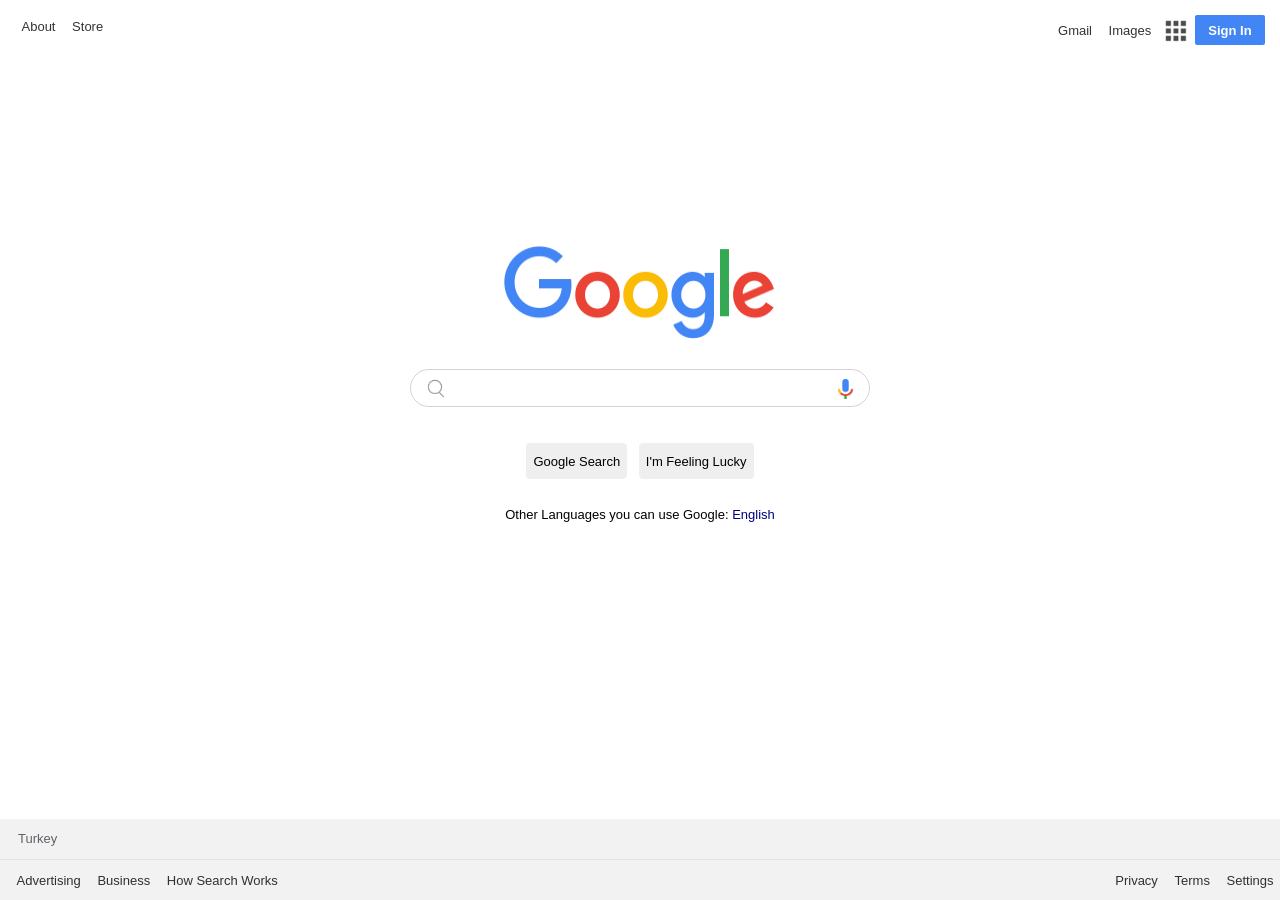
<file: google-landing-page/index.html>
<!DOCTYPE html>
<html lang="en">
<head>
    <meta charset="UTF-8">
    <meta http-equiv="X-UA-Compatible" content="IE=edge">
    <meta name="viewport" content="width=device-width, initial-scale=1.0">
    <link rel="shortcut icon" href="./img/Google-favicon-2015.png" type="image/png">
    <link rel="stylesheet" href="index.css">
    <title>Google Landing Page</title>
</head>
<body>
    <!-- header  -->

    <header class="header">
        <ul class="header__left">
            <li><a href="">About</a></li>
            <li><a href="">Store</a></li>
        </ul>
        <ul class="header__right">
            <li><a href="">Gmail</a></li>
            <li><a href="">Images</a></li>
            <li>
                <img src="./img/appicon.png" alt="Application Icon" class="header__right--appicon" title="Google Aplications">
            </li>
            <li>
                <button class="header__right--button" type="button">Sign In</button>
            </li>
        </ul>
    </header>

    <div class="clear"></div>

    <!-- main  -->

    <main class="main">
        <img src="./img/googlelogo.png" alt="Logo" class="main__logo">
        <div class="main__search-bar">
            <img src="./img/magnifying_glass.jpg" alt="Magnifier" class="main__search-bar--magnifier">
            <input type="search" class="main__search-bar--input">
            <a href=""><img class="main__search-bar--microphone" src="./img/google_microphone.png" alt="microphone"></a>
        </div>

        <div class="main__buttons">
            <button class="main__button--left">Google Search</button>
            <button class="main__button--right">I'm Feeling Lucky</button>
        </div>
        <div>
            <p class="main__language" >Other Languages you can use Google:  <a href="">English</a>

            </p>
        </div>

    </main>

    <footer class="footer">

        <div class="footer__country">Turkey</div>

        <div class="footer__bottom">
            <ul class="footer__bottom--left">
                <li><a href="">Advertising</a></li>
                <li><a href="">Business</a></li>
                <li><a href="">How Search Works</a></li>
            </ul>
            <ul class="footer__bottom--right">
                <li><a href="">Privacy</a></li>
                <li><a href="">Terms</a></li>
                <li><a href="">Settings</a></li>
            </ul>
        </div>

    </footer>


    

</body>
</html>
</file>
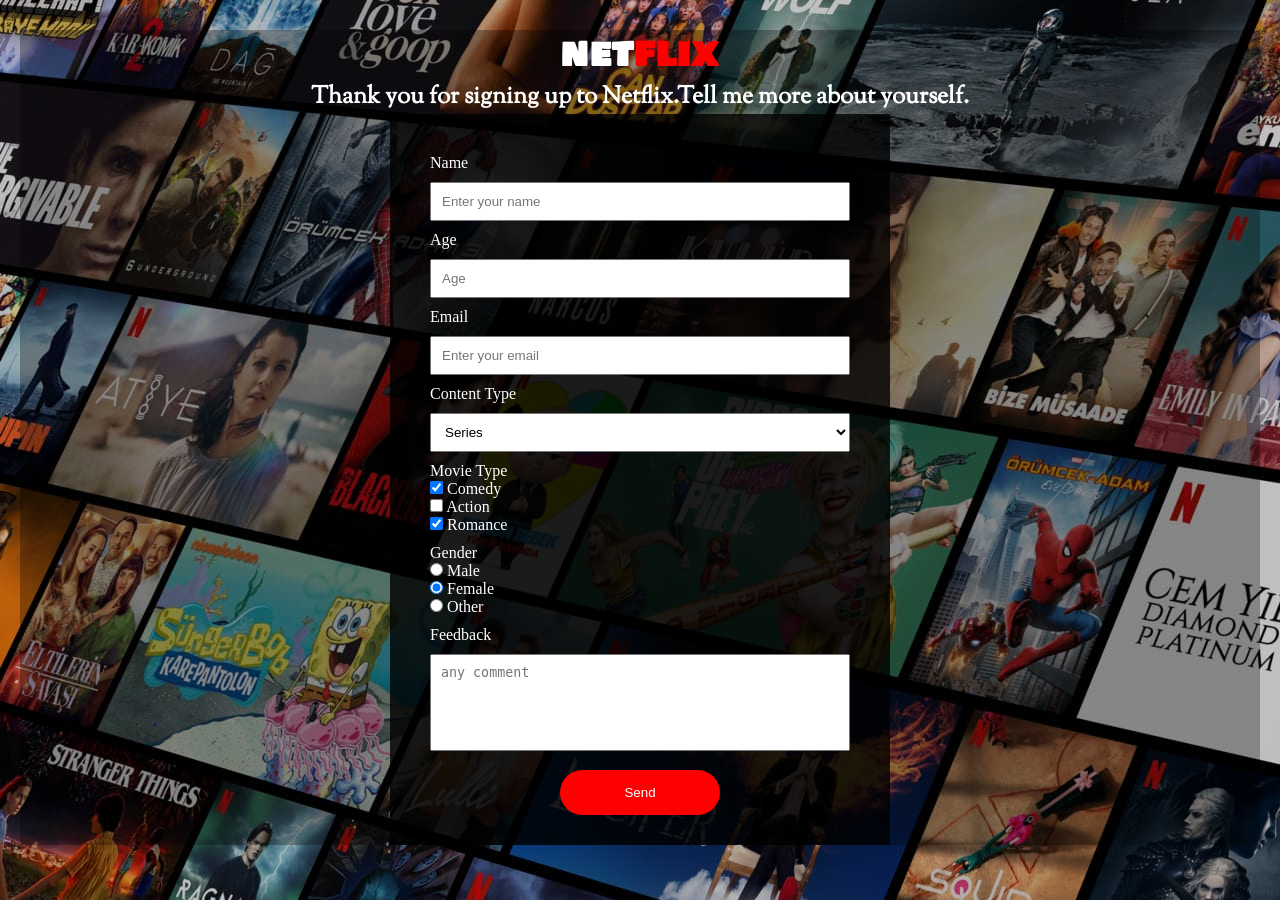
<file: survey-form/index.html>
<!DOCTYPE html>
<html lang="en">
<head>
    <meta charset="UTF-8">
    <meta http-equiv="X-UA-Compatible" content="IE=edge">
    <meta name="viewport" content="width=device-width, initial-scale=1.0">
    <link rel="preconnect" href="https://fonts.googleapis.com">
<link rel="preconnect" href="https://fonts.gstatic.com" crossorigin>
<link href="https://fonts.googleapis.com/css2?family=Bowlby+One+SC&family=Sorts+Mill+Goudy:ital@1&display=swap" rel="stylesheet">
    <link rel="stylesheet" href="style.css">
    <title>Survey Form</title>
</head>
<body>

    <div id="container">
        <header id="header">
            <h1 id="title">NET<span>FLIX</span></h1>
            <h3 id="description">Thank you for signing up to Netflix.Tell me more about yourself.</h3>
        </header>
        <section id="survey-form-container">

            <form action="result.html" method="get">

                <div class="input-box">
                    <label for="name">Name</label>
                    <br>
                    <input type="text" id="name" name="name" placeholder="Enter your name">
                </div>
                <div class="input-box">
                    <label for="age">Age</label>
                    <br>
                    <input type="number" id="age" name="age" placeholder="Age">
                </div>
                <div class="input-box">
                    <label for="email">Email</label>
                    <br>
                    <input type="email" id="email" name="email" placeholder="Enter your email">
                </div>

                <div class="input-box">
                    <label for="content">Content Type</label>
                    <br>

                    <select name="content" id="dropdown">
                        <option value="movie">Movies</option>
                        <option value="series" selected>Series</option>
                    </select>
                </div>

                <div class="input-box">

                    <label for="">Movie Type</label>
                    <br>
                    <input type="checkbox" name="movie" id="first-check" value="Comedy" checked>
                    <label for="first-check" >Comedy</label>
                    <br>
                    <input type="checkbox" name="movie" id="second-check" value="Action">
                    <label for="second-check">Action</label>
                    <br>
                    <input type="checkbox" name="movie" id="third-check" value="Romance" checked>
                    <label for="third-check">Romance</label>
                </div>

                <div class="input-box">
                    <label>Gender</label>
                    <br>
                    <input type="radio" name="gender" id="first-radio" value="Male">
                    <label for="first-radio">Male</label>
                    <br>
                    <input type="radio" name="gender" id="second-radio" value="Female" checked>
                    <label for="second-radio">Female</label>
                    <br>
                    <input type="radio" name="gender" id="third-radio" value="Other">
                    <label for="third-radio">Other</label>
                </div>
                <div class="input-box">
                    <label for="feedback">Feedback</label>
                    <br>
                    <textarea name="feedback" id="feedback" cols="30" rows="5" placeholder="any comment"></textarea>

                </div>

                <div class="form-submit">
                    <button type="submit" id="form-button">Send</button>
                </div>





            </form>




        </section>








    </div>

    
</body>
</html>
</file>
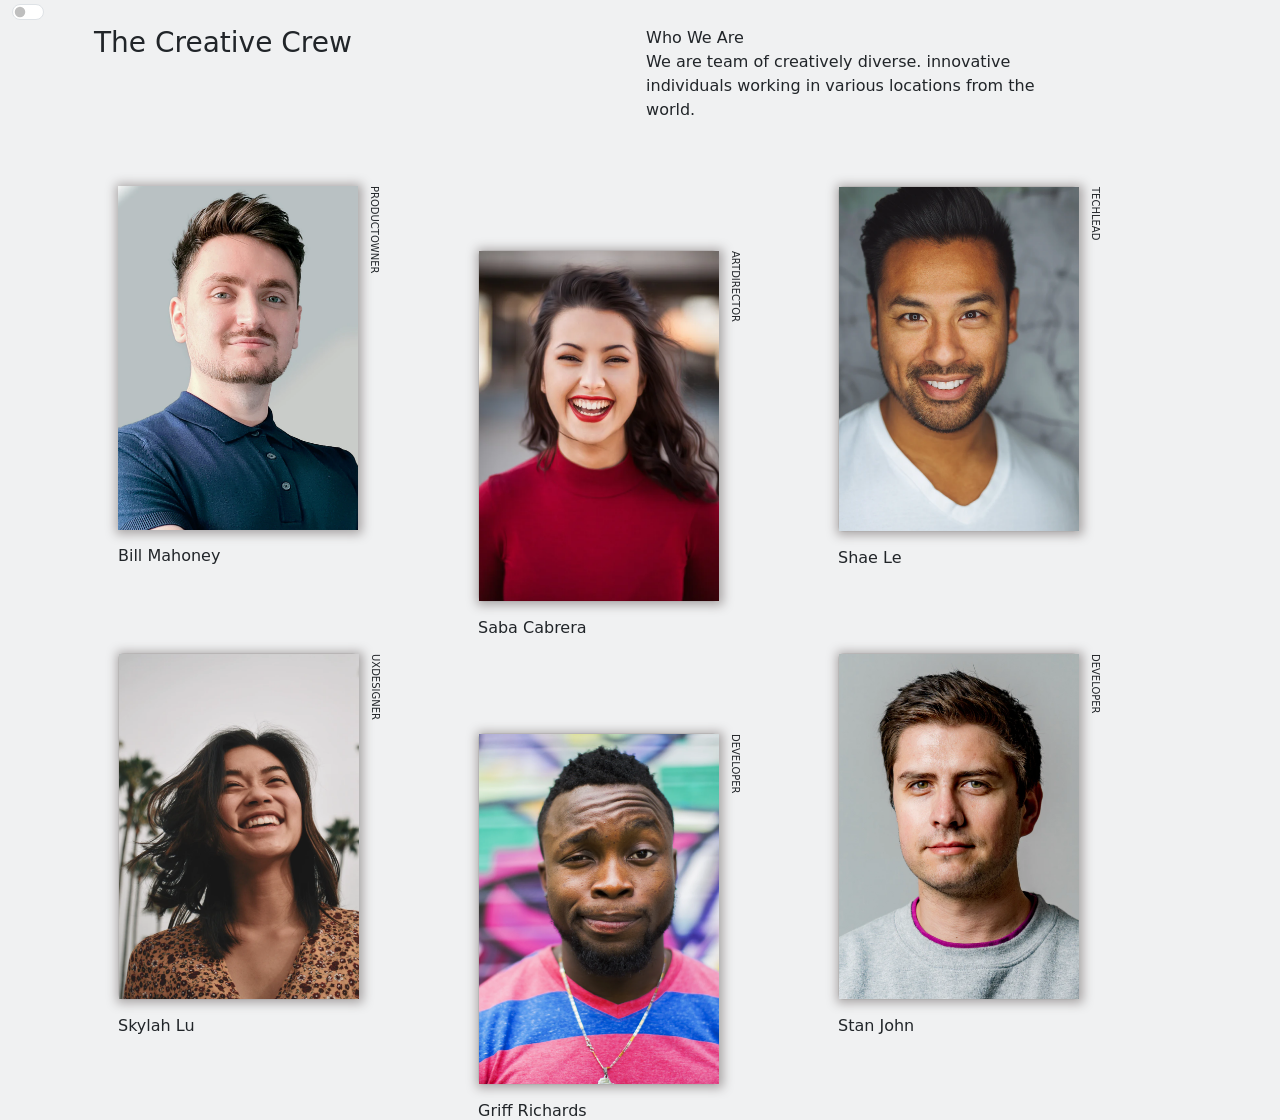
<file: team-members-page/index.html>
<!DOCTYPE html>
<html lang="en">

<head>
    <meta charset="UTF-8">
    <meta http-equiv="X-UA-Compatible" content="IE=edge">
    <meta name="viewport" content="width=device-width, initial-scale=1.0">
    <title>Team Members Page</title>
    <link href="https://cdn.jsdelivr.net/npm/bootstrap@5.1.3/dist/css/bootstrap.min.css" rel="stylesheet"
        integrity="sha384-1BmE4kWBq78iYhFldvKuhfTAU6auU8tT94WrHftjDbrCEXSU1oBoqyl2QvZ6jIW3" crossorigin="anonymous">
    <link rel="stylesheet" href="style.css">
</head>

<body>
    <div class="container-fluid bg-secondary bg-opacity-10  ">
        <div class="form-check form-switch">
            <input class="form-check-input" type="checkbox" role="switch">
        </div>
        <div class="container-sm container-header " >
            <div class="container">
                <h3>The Creative Crew</h3>
            </div>
            <div class="container p-0 " >
                <p class="m-0">Who We Are</p>
                <p style="padding-right: 10rem;">We are team of creatively diverse. innovative individuals working in various locations from the
                    world.</p>
            </div>
        </div>

        <!-- *************************CARDS***************************** -->
        <div class="container-sm ps-5 mt-5 container-out">

            <!-- *************************CARD-1***************************** -->
            <div class="card1" style="width: 15rem; " >
                <dvi class="d-flex flex-row ">
                    <img src="./images/photo1.png" alt="" style="width: 15rem; " class="me-4">
                    <span class=" d-flex "
                        style="transform:rotate(90deg); height:0;width: 0; font-size: 10px;">PRODUCTOWNER</span>
                </dvi>
                <div class="pt-3">
                    <h6 class="card-text fs-6" ">Bill Mahoney</h6>
                </div>
            </div>
            <!-- *************************CARD-2***************************** -->
            <div class="card2" style="width: 15rem;">
                        <dvi class="card d-flex flex-row ">
                            <img src="./images/photo2.png" alt="" style="width: 15rem; " class="me-4">
                            <span class=" d-flex "
                                style="transform:rotate(90deg); height:0;width: 0; font-size: 10px;">ARTDIRECTOR</span>
                        </dvi>
                        <div class="pt-3">
                            <h6 class="card-text fs-6">Saba Cabrera</h6>
                        </div>
                </div>
                <!-- *************************CARD-3***************************** -->
                <div class="card3" style="width: 15rem;">
                    <dvi class="card d-flex flex-row ">
                        <img src="./images/photo3.png" alt="" style="width: 15rem; " class="me-4">
                        <span class=" d-flex "
                            style="transform:rotate(90deg); height:0;width: 0; font-size: 10px;">TECHLEAD</span>
                    </dvi>
                    <div class="pt-3">
                        <h6 class="card-text fs-6">Shae Le</h6>
                    </div>
                </div>

                <!-- *************************CARD-4***************************** -->

                <div class="card4" style="width: 15rem;">
                    <dvi class="card d-flex flex-row ">
                        <img src="./images/photo4.png" alt="" style="width: 15rem; " class="me-4">
                        <span class=" d-flex "
                            style="transform:rotate(90deg); height:0;width: 0; font-size: 10px;">UXDESIGNER</span>
                    </dvi>
                    <div class="pt-3">
                        <h6 class="card-text fs-6">Skylah Lu</h6>
                    </div>
                </div>
                <!-- *************************CARD-5***************************** -->
                <div class="card5 " style="width: 15rem;">
                    <dvi class="card d-flex flex-row ">
                        <img src="./images/photo5.png" alt="" style="width: 15rem; " class="me-4">
                        <span class=" d-flex "
                            style="transform:rotate(90deg); height:0;width: 0; font-size: 10px;">DEVELOPER</span>
                    </dvi>
                    <div class="pt-3">
                        <h6 class="card-text fs-6">Griff Richards</h6>
                    </div>
                </div>
                <!-- *************************CARD-6***************************** -->
                <div class="card6" style="width: 15rem;">
                    <dvi class="card d-flex flex-row ">
                        <img src="./images/photo6.png" alt="" style="width: 15rem; " class="me-4">
                        <span class=" d-flex "
                            style="transform:rotate(90deg); height:0;width: 0; font-size: 10px;">DEVELOPER</span>
                    </dvi>
                    <div class="pt-3">
                        <h6 class="card-text fs-6">Stan John</h6>
                    </div>
                </div>
            </div>
        </div>
    </div>

    <script src="https://cdn.jsdelivr.net/npm/@popperjs/core@2.10.2/dist/umd/popper.min.js"
        integrity="sha384-7+zCNj/IqJ95wo16oMtfsKbZ9ccEh31eOz1HGyDuCQ6wgnyJNSYdrPa03rtR1zdB"
        crossorigin="anonymous"></script>
    <script src="https://cdn.jsdelivr.net/npm/bootstrap@5.1.3/dist/js/bootstrap.min.js"
        integrity="sha384-QJHtvGhmr9XOIpI6YVutG+2QOK9T+ZnN4kzFN1RtK3zEFEIsxhlmWl5/YESvpZ13"
        crossorigin="anonymous"></script>
    <script src="app.js"></script>
</body>

</html>
</file>
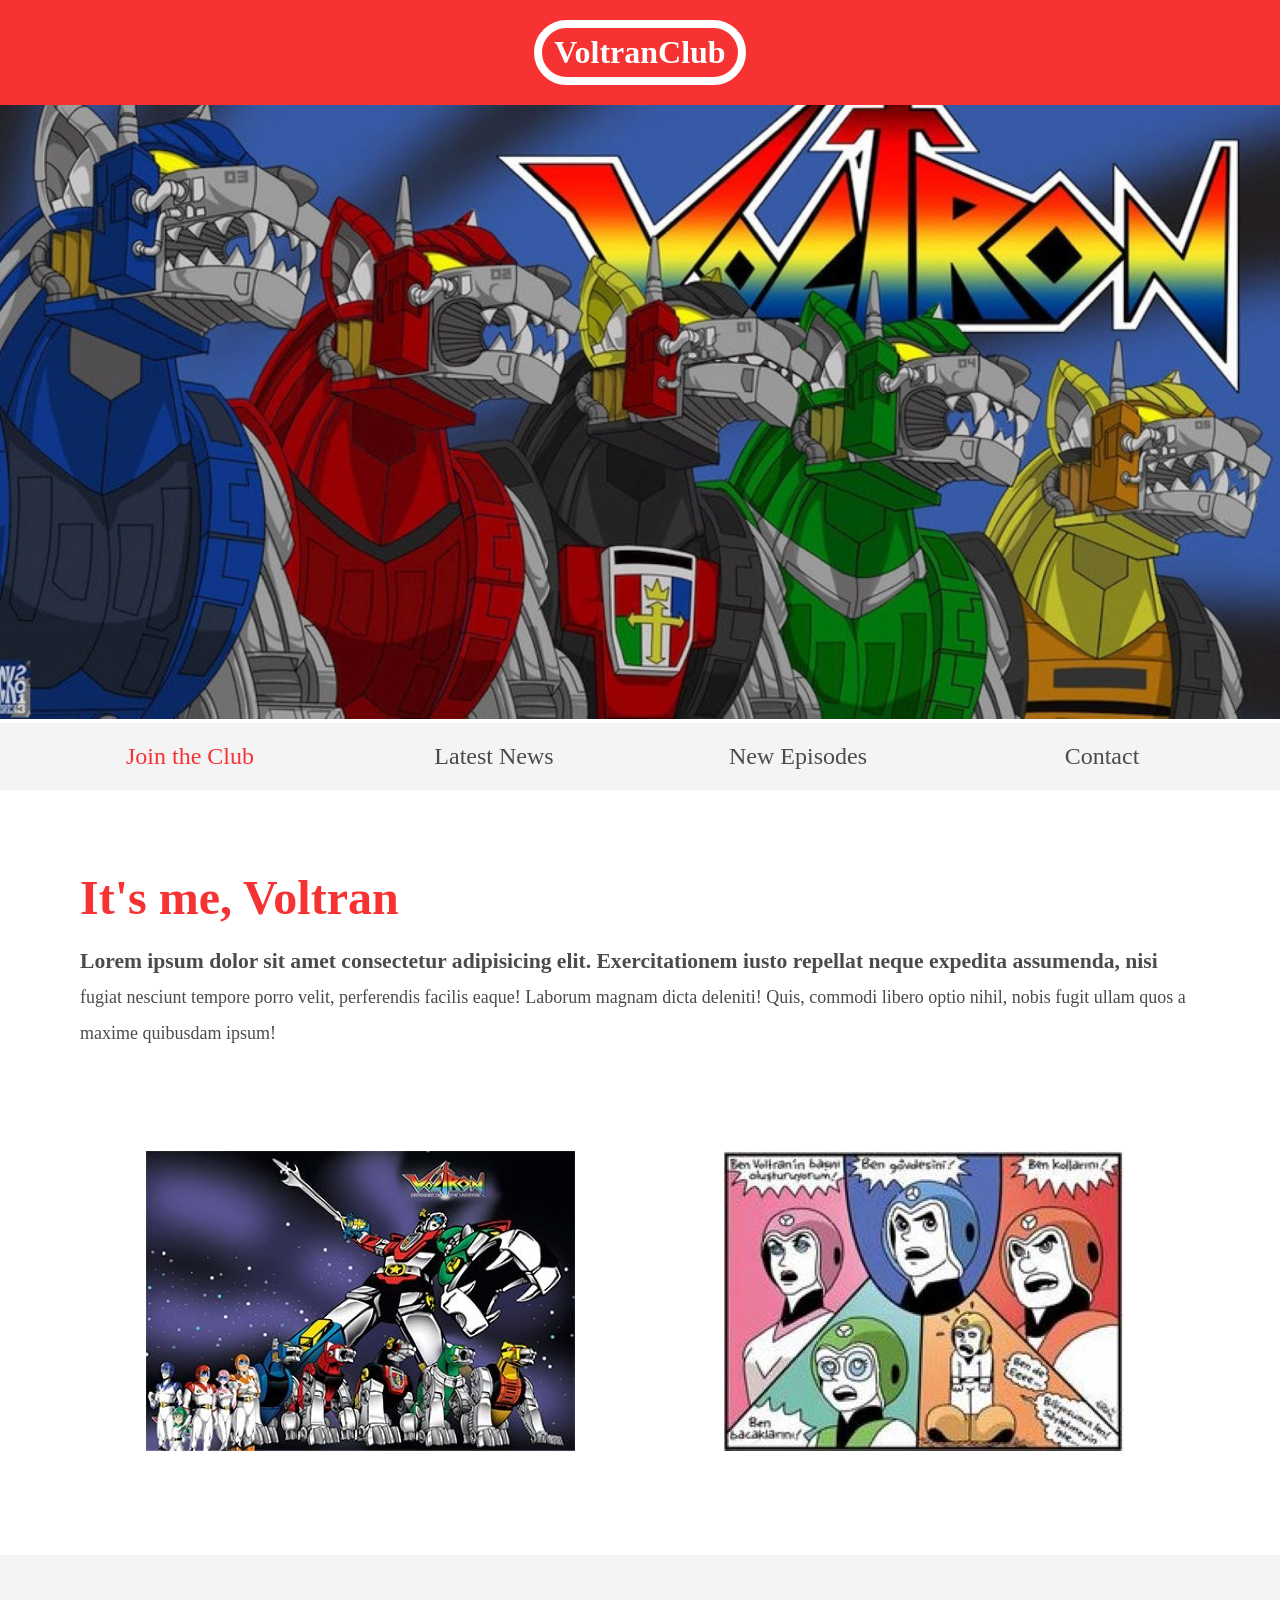
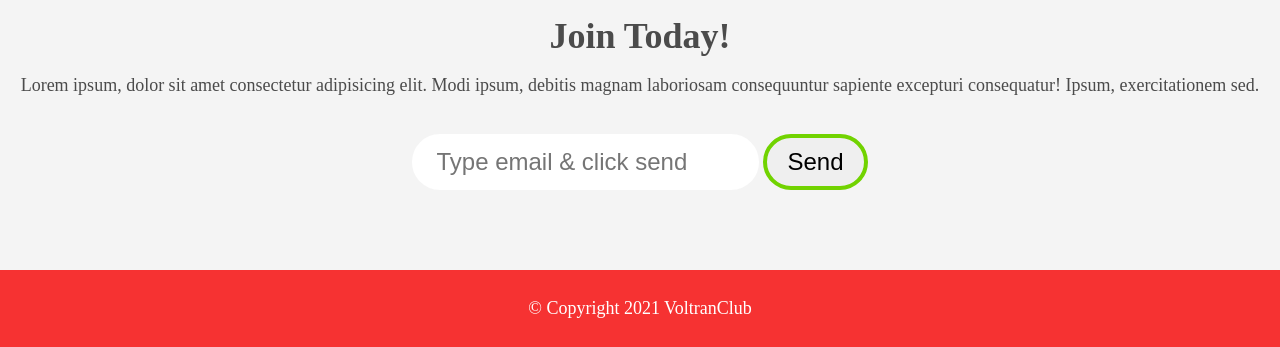
<file: voltran-club/index.html>
<!DOCTYPE html>
<html lang="en">
<head>
    <meta charset="UTF-8">
    <meta name="viewport" content="width=device-width, initial-scale=1.0">
    <title>VoltranClub</title>
    <link rel="stylesheet" href="style.css">
</head>
<body>

    <!-- write first without  class names     -->
    <!--  header>h1  -->
    <header>
        <h1>VoltranClub</h1>
    </header>

    <!--  section.banner>img  -->
    <section class="banner">
        <img src="./images/voltran.jpg" alt="Voltran">
    </section>

    <!--  nav.main-nav>ul>li*4  -->
    <nav class="main-nav">
        <ul>
            <li><a href="#" class="join">Join the Club</a></li>
            <li><a href="#">Latest News</a></li>
            <li><a href="#">New Episodes</a></li>
            <li><a href="#">Contact</a></li>
        </ul>
    </nav>

    <!-- main>(article>h2+p)+ul.images>li*2>img -->
    
    <main>
        <article>
            <h2>It's me, Voltran</h2>
            <p>Lorem ipsum dolor sit amet consectetur adipisicing elit. Exercitationem iusto repellat neque expedita assumenda, nisi fugiat nesciunt tempore porro velit, perferendis facilis eaque! Laborum magnam dicta deleniti! Quis, commodi libero optio nihil, nobis fugit ullam quos a maxime quibusdam ipsum!</p>
        </article>
        <ul class="images">
            <li><img src="./images/voltran2.jpg" alt="voltran thumbnail"></li>
            <li><img src="./images/voltran3.jpg" alt="voltran thumbnail2"></li>
        </ul>
    </main>
    
    <!-- section.join2>h2+p+form>input[type=email]+input[type=submit] -->
    <section class="join">
        <h2>Join Today!</h2>
        <p>Lorem ipsum, dolor sit amet consectetur adipisicing elit. Modi ipsum, debitis magnam laboriosam consequuntur sapiente excepturi consequatur! Ipsum, exercitationem sed.</p>

        <form action="xxx">
            <input type="email" name="email" placeholder="Type email & click send" required>
            <input type="submit" value="Send">
        </form>
    </section>

    <!-- footer>p.copyright -->
    <footer>
        <p class="copyright">© Copyright 2021 VoltranClub</p>
        <!--    &copy; &#169  ikisi de   ©    -->
    </footer>





</body>
</html>
</file>
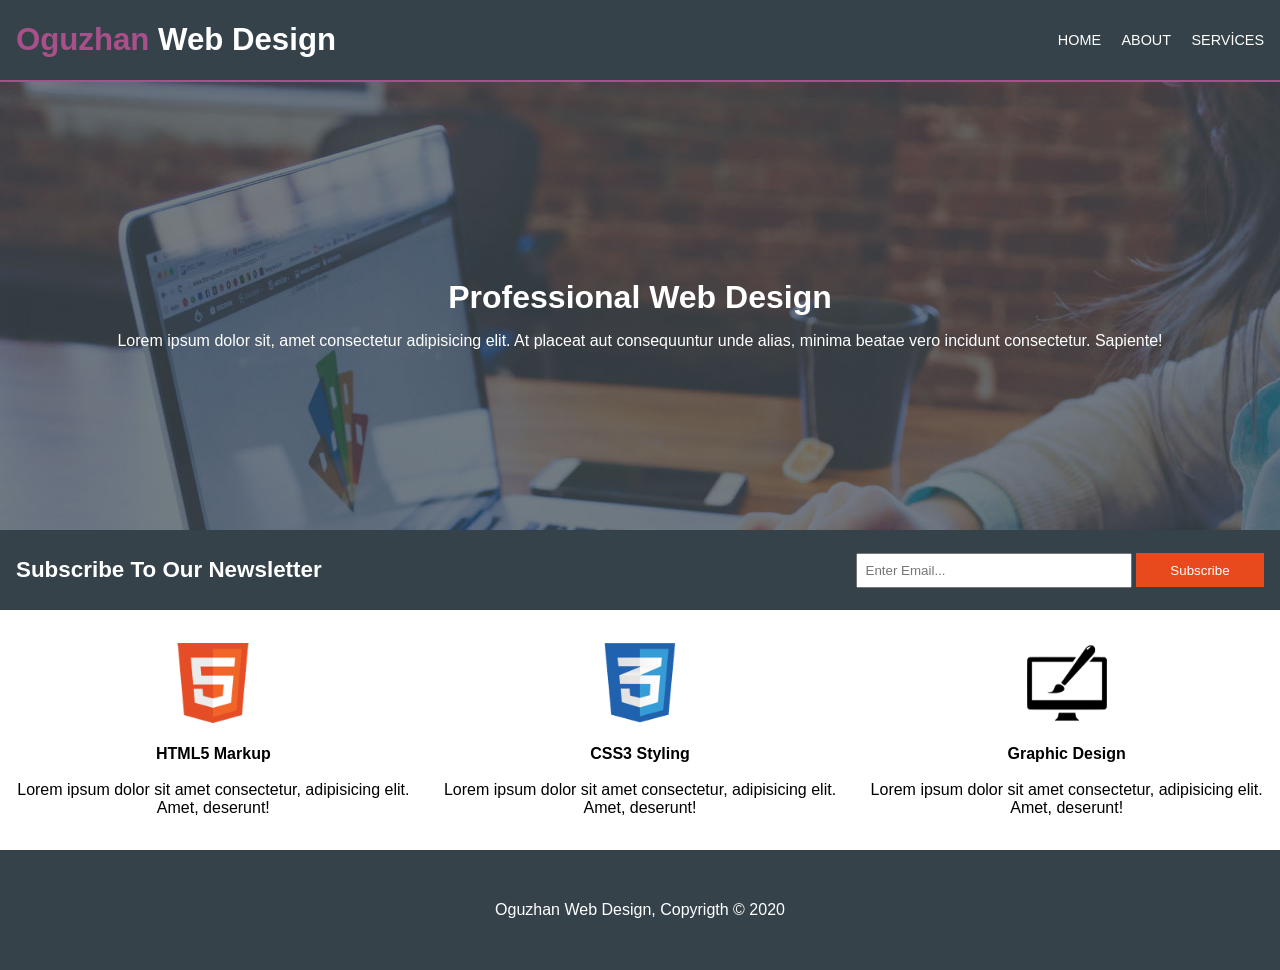
<file: Website Page Design/index.html>
<!DOCTYPE html>
<html lang="en">

<head>
    <meta charset="UTF-8">
    <meta http-equiv="X-UA-Compatible" content="IE=edge">
    <meta name="viewport" content="width=device-width, initial-scale=1.0">
    <title>Web-Design-Project</title>
    <link rel="stylesheet" href="style.css">
</head>

<body>
    <header class="header header-nawbar">
        <nav class="header-left">
            <h1><span id="h1-span">Oguzhan</span> Web Design</h1>
        </nav>
        <nav class="header-right">
                <a href="./index.html">HOME</a>
                <a href="./about.html">ABOUT</a>
                <a href="./services.html">SERVİCES</a>
        </nav>
    </header>
    <main>
        <div class="main">
            <div class="h1-main">
                <h1>Professional Web Design</h1>
                <p>Lorem ipsum dolor sit, amet consectetur adipisicing elit. At placeat aut consequuntur unde alias, minima beatae vero incidunt consectetur. Sapiente!</p>
            </div>
         <!--    <img src="./img/showcase.jpg" alt=""> -->
        </div>
    </main>
    <section >
        <div class="section-left">
            <p>Subscribe To Our Newsletter</p> 
        </div>
        <div class="section-right">
            <input class="section-input" type="email" name="email" id="email" placeholder="Enter Email...">
            <input class="section-input" type="submit" id="submit" value="Subscribe">
        </div>

    </section>
    <footer>
        <div class="footer-top">
            <div class="html">
                <img src="./img/logo_html.png" id="footer-img" alt="html-icon"><br><br>
                <h4>HTML5 Markup</h4><br>
                <p>Lorem ipsum dolor sit amet consectetur, adipisicing elit. Amet, deserunt!</p>
            </div>
            <div class="css">
                <img src="./img/logo_css.png" id="footer-img" alt="css-icon"><br><br>
                <h4>CSS3 Styling</h4><br>
                <p>Lorem ipsum dolor sit amet consectetur, adipisicing elit. Amet, deserunt!</p>
            </div>
            <div class="graphic">
                <img src="./img/logo_brush.png" id="footer-img" alt="design-icon"><br><br>
                <h4>Graphic Design</h4><br>
                <p>Lorem ipsum dolor sit amet consectetur, adipisicing elit. Amet, deserunt!</p>
            </div>
            
        </div>
        <div class="footer-bottom">
            <p>Oguzhan Web  Design, Copyrigth © 2020</p>
        </div>
    </footer>

</body>

</html>
</file>
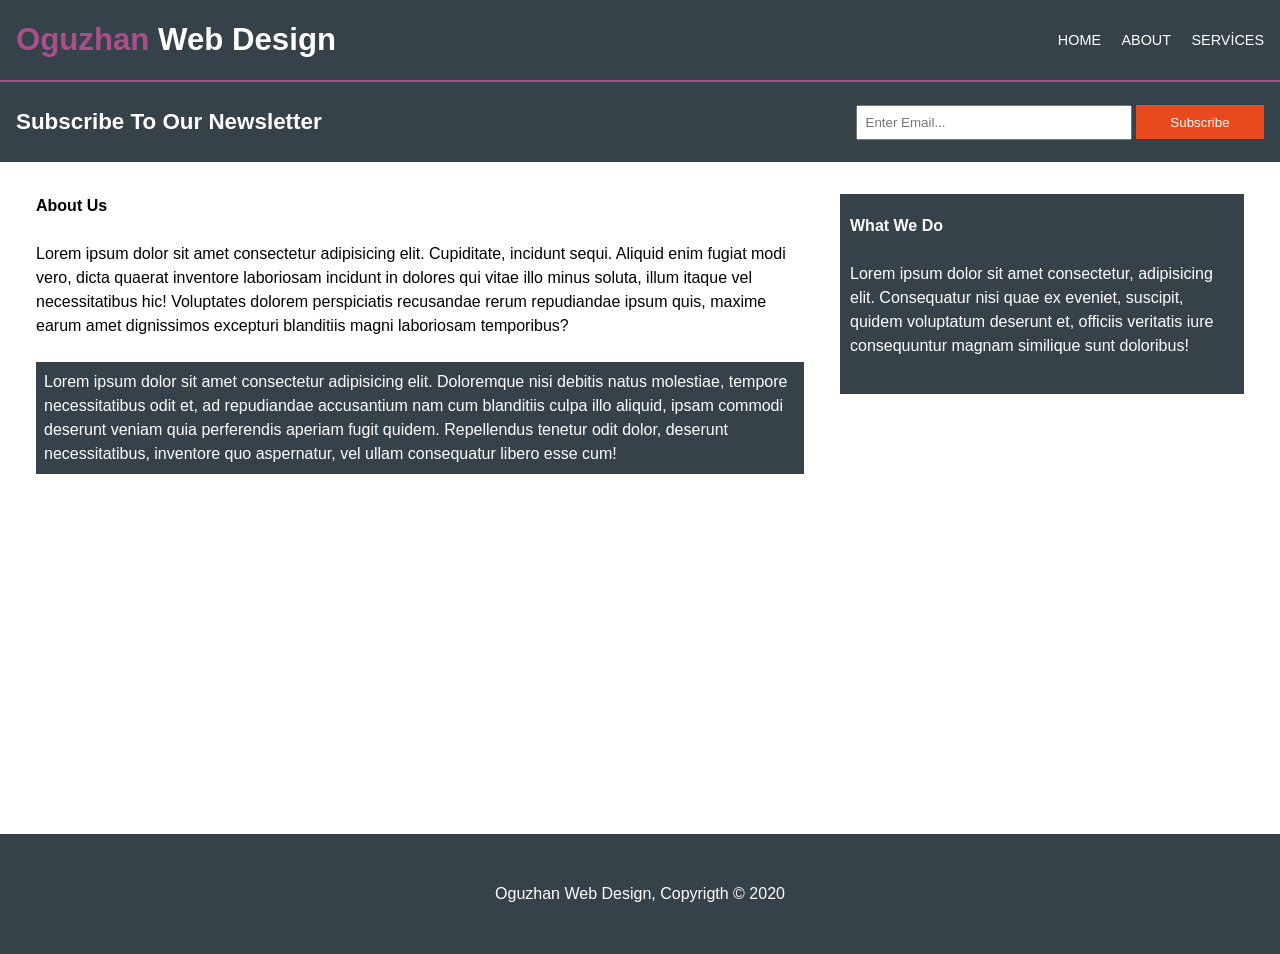
<file: Website Page Design/about.html>
<!DOCTYPE html>
<html lang="en">

<head>
    <meta charset="UTF-8">
    <meta http-equiv="X-UA-Compatible" content="IE=edge">
    <meta name="viewport" content="width=device-width, initial-scale=1.0">
    <title>About</title>
    <link rel="stylesheet" href="about.css">
</head>

<body>
    <header class="header header-nawbar">
        <nav class="header-left">
            <h1><span id="h1-span">Oguzhan</span> Web Design</h1>
        </nav>
        <nav class="header-right">
            <a href="./index.html">HOME</a>
            <a href="./about.html">ABOUT</a>
            <a href="./services.html">SERVİCES</a>
        </nav>
    </header>
  
    <section >
        <div class="section-left">
            <p>Subscribe To Our Newsletter</p> 
        </div>
        <div class="section-right">
            <input class="section-input" type="email" name="email" id="email" placeholder="Enter Email...">
            <input class="section-input" type="submit" id="submit" value="Subscribe">
        </div>

    </section>  
    <main>
        <div class="main">
            <div class="about-us">
                <h4>About Us</h4><br>
                <p id="p1">Lorem ipsum dolor sit amet consectetur adipisicing elit. Cupiditate, incidunt sequi. Aliquid enim fugiat modi vero, dicta quaerat inventore laboriosam incidunt in dolores qui vitae illo minus soluta, illum itaque vel necessitatibus hic! Voluptates dolorem perspiciatis recusandae rerum repudiandae ipsum quis, maxime earum amet dignissimos excepturi blanditiis magni laboriosam temporibus?</p><br>
                <p id="p2">Lorem ipsum dolor sit amet consectetur adipisicing elit. Doloremque nisi debitis natus molestiae, tempore necessitatibus odit et, ad repudiandae accusantium nam cum blanditiis culpa illo aliquid, ipsam commodi deserunt veniam quia perferendis aperiam fugit quidem. Repellendus tenetur odit dolor, deserunt necessitatibus, inventore quo aspernatur, vel ullam consequatur libero esse cum!</p>
            </div>
            <div class="we-do">
                <h4>What We Do </h4><br>
                <p>Lorem ipsum dolor sit amet consectetur, adipisicing elit. Consequatur nisi quae ex eveniet, suscipit, quidem voluptatum deserunt et, officiis veritatis iure consequuntur magnam similique sunt doloribus! 
                    
                </p>
            </div>
     
        </div>
    </main>
    <footer>
        <div class="footer-bottom">
            <p>Oguzhan Web  Design, Copyrigth © 2020</p>
        </div>
    </footer>

</body>

</html>
</file>
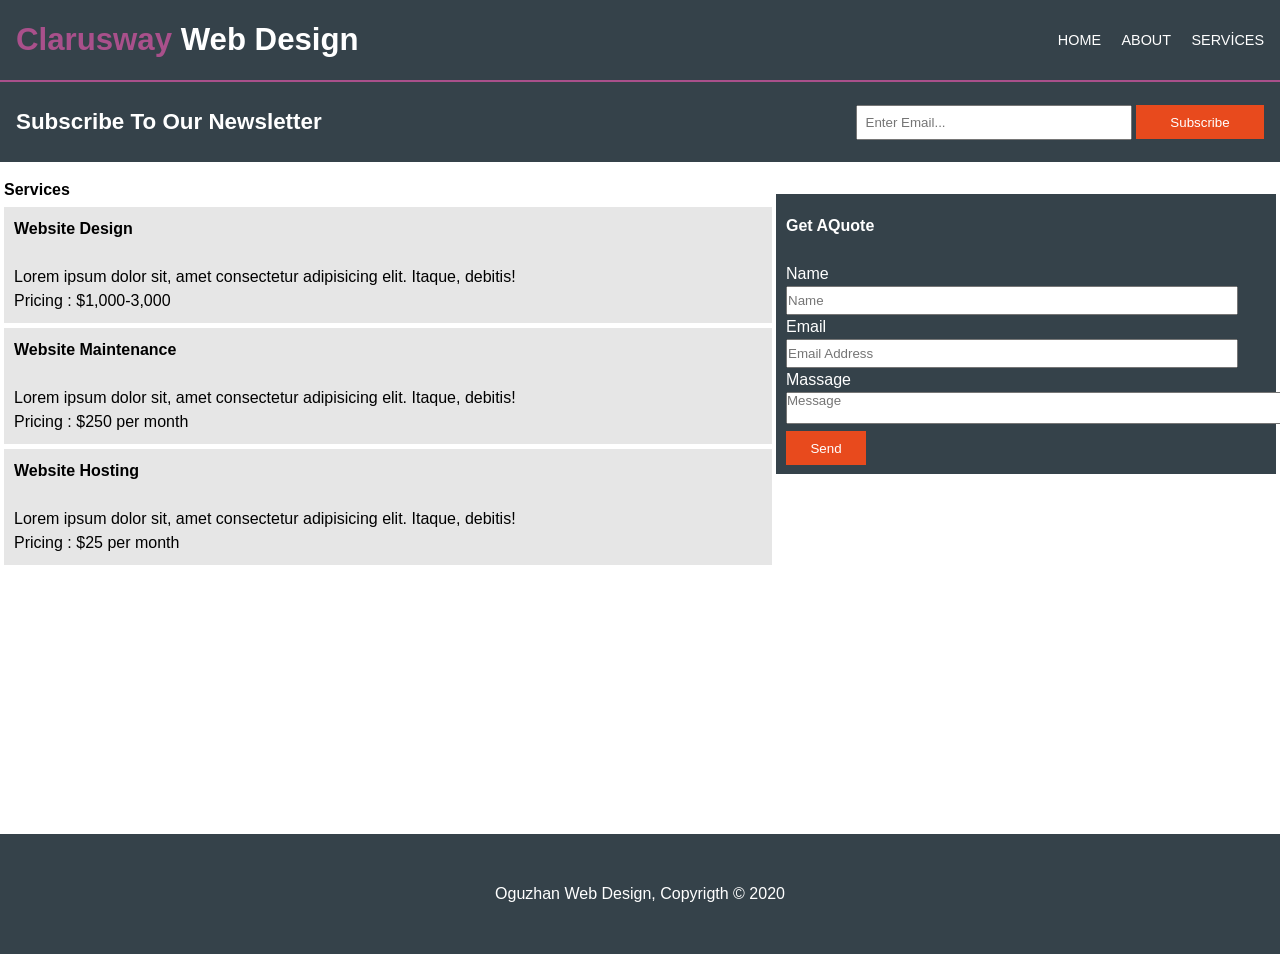
<file: Website Page Design/services.html>
<!DOCTYPE html>
<html lang="en">

<head>
    <meta charset="UTF-8">
    <meta http-equiv="X-UA-Compatible" content="IE=edge">
    <meta name="viewport" content="width=device-width, initial-scale=1.0">
    <title>Services</title>
    <link rel="stylesheet" href="services.css">
</head>

<body>
    <header class="header header-nawbar">
        <nav class="header-left">
            <h1><span id="h1-span">Clarusway</span> Web Design</h1>
        </nav>
        <nav class="header-right">
            <a href="./index.html">HOME</a>
            <a href="./about.html">ABOUT</a>
            <a href="./services.html">SERVİCES</a>
        </nav>
    </header>
  
    <section >
        <div class="section-left">
            <p>Subscribe To Our Newsletter</p> 
        </div>
        <div class="section-right">
            <input class="section-input" type="email" name="email" id="section-email" placeholder="Enter Email...">
            <input class="section-input" type="submit" id="submit" value="Subscribe">
        </div>

    </section>  
    <main>
        <div class="main">
            <div class="services">
                <h4>Services</h4>
                <div class="services-design">
                    <h4>Website Design</h4><br>
                    <p>Lorem ipsum dolor sit, amet consectetur adipisicing elit. Itaque, debitis!</p>
                    <p>Pricing : $1,000-3,000</p>

                </div>
                <div class="services-design">
                    <h4>Website Maintenance</h4><br>
                    <p>Lorem ipsum dolor sit, amet consectetur adipisicing elit. Itaque, debitis!</p>
                    <p>Pricing : $250 per month</p>

                </div>
                <div class="services-design">
                    <h4>Website Hosting</h4><br>
                    <p>Lorem ipsum dolor sit, amet consectetur adipisicing elit. Itaque, debitis!</p>
                    <p>Pricing : $25 per month</p>

                </div>
       
            </div>
            <div class="get-quote">
                <h4>Get AQuote </h4><br>
               <form action="#">
                   <label for="name">Name</label><br>
                   <input type="text" name="name" id="name" placeholder="Name"><br>
                   <label for="email">Email</label><br>
                   <input type="email" name="email" id="email" placeholder="Email Address"><br>
                   <label for="massage">Massage</label><br>
                   <textarea name="textarea" id="textarea" cols="62" rows="2" placeholder="Message"></textarea><br>
                   <button type="submit">Send</button>
                 
               </form>
            </div>
     
        </div>
    </main>
    <footer>
        <div class="footer-bottom">
            <p>Oguzhan Web  Design, Copyrigth © 2020</p>
        </div>
    </footer>

</body>

</html>
</file>
<file: google-landing-page/index.css>
*{
    margin: 0px;
    padding: 0px;
    box-sizing: border-box;
    font-size: 13px;
    font-family: Arial, Helvetica, sans-serif;
    text-decoration: none;
}

.header{
    padding: 15px 15px 0px 15px;
    /* background-color: coral; */
}

.header__left{
    float: left;
    margin-top: 3px;
}
.header__right{
float: right;
}

.clear{
    clear: both;
}

ul{
    list-style-type: none;
}

ul li{
    display: inline-block;
}

ul a{
    color: black;
    opacity: 0.8;
    cursor:pointer;
    padding: 0.5rem;
}

ul a:hover{
    text-decoration: underline;

}

.header__right--appicon{
    vertical-align: middle;
    cursor: pointer;
    opacity: 0.7;
}

.header__right--appicon:hover{
    opacity: 1;
}

.header__right--button{
    background-color: #4285F4;
    border: none;
    width: 70px;
    height: 30px;
    border-radius: 2px;
    color: white;
    font-weight: 700;
    cursor: pointer;
}

.header__right--button:hover{
    box-shadow: rgba(0, 0, 0, 0.15)0px 1px 0px 0px;
}

.main__logo{
    width: 272px;
    height: 95px;
    margin: 200px auto 0px;
    display: block;
}

.main__search-bar{
    width: 460px;
    height: 38px;
    border: 1px solid #d3d3d3;
    border-radius: 25px;
    margin: 28px auto;

}

.main__search-bar:hover{
    box-shadow: rgb(211, 211, 211)3px 3px 5px 0px;
}

.main__search-bar--magnifier{
    width: 30px;
    height: 30px;
    vertical-align: middle;
    margin-left: 10px;

}

.main__search-bar--input{
    width: 380px;
    height: 28px;
    border: none;
    outline: none;
    margin-top: 3px;
    font-size: 16px;
    
}

.main__search-bar--microphone{
    width: 15px;
    height: 20px;
    vertical-align: middle;

}

.main__buttons{
    text-align: center;
}

.main__button--left,
.main__button--right{
    height: 36px;
    border: 1px solid #efefef;;
    background-color: #efefef;
    border-radius: 4px;
    padding: 1px 6px;
    margin: 8px 4px;
}
.main__button--left:hover,
.main__button--right:hover{
    border: 1px solid #d3d3d3;
    cursor: pointer;
}

.main__language{
    text-align: center;
    margin: 20px 0px 13px;
}
.main__language a{
    color: #000080;
}


/* footer  */

.footer{
    position: fixed;
    bottom: 0px;
    background-color: #f2f2f2;
    line-height: 40px;
    width: 100%;
    color: #5f6368;
}

.footer__country{
    padding-left: 18px;
}

.footer__bottom{
    border-top: 1px solid #e4e4e4;
}

.footer__bottom--left{
    float: left;
    padding-left: 10px;
    
}
.footer__bottom--right{
float: right;
}
</file>
<file: survey-form/style.css>
*{
    margin: 0px;
    padding: 0px;
    box-sizing: border-box;
}

html{
    font-size: 16px;
}

body{
    background-image: url(./img/background_image.jpg);
    color: white;
}

#container{
    max-width: 1240px;
    /* height: 1036px; */
    background-color: rgba(0, 0, 0, 0.3);
    margin: auto;
    margin-top: 30px;
}

#title{
    font-size: 3.1 rem;
    color: white;
    font-family: 'Bowlby One SC', cursive;
    letter-spacing: 0.05em;
}

span{
    color: red;
}

#description{
    font-family: 'Sorts Mill Goudy', serif;
    font-size: 1.5rem;
}

#header{
    text-align: center;
}

textarea{
    resize: none;
}

#survey-form-container{
    width: 500px;
    background-color: rgba(0, 0, 0, 0.8);
    margin: auto;
    padding: 30px 40px;
}

#name,
#age,
#email,
#dropdown,
#feedback{
    width: 100%;
    padding: 10px;
    margin-top: 10px;
}

.input-box{
    margin-top: 10px;
}

#form-button{
    width: 160px;
    height: 45px; 
    border-radius: 50px;
    background-color: red;
    color: white;
    border: none;
    cursor: pointer;


}

.form-submit{
    margin: auto;
    width: 160px;
    margin-top: 15px;
}

#form-button:hover{
    background-color: white;
    color: red;
}
</file>
<file: team-members-page/style.css>
* {
  margin: 0;
  padding: 0;
  box-sizing: border-box;
}

body, html {
  width: auto;
  height: auto;
}

img {
  box-shadow: 1px 1px 10px 3px #a8a4a4;
}

@media screen and (min-width: 0px) {
  .container-out {
    display: flex;
    flex-direction: column;
  }

  .container-header {
    display: flex;
    flex-direction: column;
  }
  .container-header h3 {
    text-align: center;
  }
}
@media only screen and (min-width: 780px) {
  .container-out {
    display: grid;
    grid-template-columns: 1fr 1fr;
    grid-template-rows: 1fr 1fr;
  }

  .container-header {
    display: flex;
    flex-direction: column;
  }
  .container-header h3 {
    text-align: center;
  }

  .card2, .card4, .card6 {
    margin-top: 4rem;
  }
}
@media only screen and (min-width: 1000px) {
  .container-out {
    display: grid;
    grid-template-columns: 1fr 1fr 1fr;
    grid-template-rows: 1fr 1fr;
    justify-content: space-evenly;
  }

  .container-header {
    display: flex;
    flex-direction: row;
  }
  .container-header h3 {
    text-align: left;
  }

  .card4, .card6 {
    margin-top: 0px;
  }

  .card5 {
    margin-top: 5rem;
  }
}

/*# sourceMappingURL=style.css.map */
</file>
<file: voltran-club/style.css>
body, ul, li, h1, h2, a{
    margin: 0;
    padding: 0;
    font-family: tahoma;
  }
  p{
    font-size: 18px;
  }
  header{
    background-color: #F63232;
    padding: 20px 0;
    text-align: center;
    position: fixed;
    width: 100%;
    top: 0;
    left: 0;
    z-index: 1;
  }
  header h1{
    color: white;
    border: 8px solid white;
    display: inline-block;
    padding: 6px 12px;
    border-radius: 36px;
  }
  .banner{
    position: relative;
  }
  .banner img{
    max-width: 100%;
  }
  nav{
    background: #F4F4F4;
    padding: 20px;
    position: sticky;
    top: 106px;
    z-index: 1;
  }
  nav ul{
    white-space: nowrap;
    max-width: 1200px;
    margin: 0 auto;
    text-align: center;
  }
  nav li{
    width: 25%;
    display: inline-block;
    font-size: 24px;
  }
  nav li a{
    text-decoration: none;
    color: #4B4B4B;
  }
  nav li a:hover{
    text-decoration: underline;
  }
  nav li a.join{
    color: #F63232;
  }
  main{
    max-width: 100%;
    width: 1200px;
    margin: 80px auto;
    padding: 0 40px;
    box-sizing: border-box;
  }
  article h2{
    color: #F63232;
    font-size: 48px;
  }
  article p{
    line-height: 2em;
    color: #4B4B4B;
  }
  article p::first-line{
    font-weight: bold;
    font-size: 1.2em;
  }
  .images{
    text-align: center;
    margin: 80px 0;
    white-space: nowrap;
  }
  .images li{
    display: inline-block;
    list-style-type: none;
    width: 40%;
    margin: 20px 5%;
    position: relative;
  }
  .images li:hover{
    top: -4px;
  }
  .images li img{
    max-width: 100%;
  }
  section.join{
    background: #F4F4F4;
    text-align: center;
    padding: 60px 20px;
    color: #4B4B4B;
  }
  section.join h2{
    font-size: 36px;
  }
  form input{
    margin: 20px 0;
    padding: 10px 20px;
    font-size: 24px;
    border-radius: 28px;
    border: 4px solid white;
  }
  form input:focus{
    border: 4px dashed #4B4B4B;
    outline: none;
  }
  form input:valid{
    border: 4px solid #71d300;
  }
  footer{
    background: #F63232;
    color: white;
    padding: 10px;
    text-align: center;
  }
  /* responsive styles */
  @media screen and (max-width: 1400px){
    .banner .welcome{
      font-size: 40px;
    }
  }
  @media screen and (max-width: 960px){
    .banner .welcome{
      font-size: 28px;
    }
    nav li{
      font-size: 18px;
    }
  }
  @media screen and (max-width: 700px){
    .banner .welcome{
      font-size: 20px;
      position: relative;
      text-align: center;
    }
    .banner .welcome br{
      display: none;
    }
    .banner .welcome span{
      font-size: 1em;
    }
    nav li{
      font-size: 18px;
    }
    .images li{
      width: 100%;
      display: block;
      margin: 20px auto;
    }
  }
  @media screen and (max-width: 560px){
    .banner .welcome{
      font-size: 20px;
      position: relative;
      text-align: center;
    }
    .banner .welcome br{
      display: none;
    }
    .banner .welcome span{
      font-size: 1em;
    }
    nav li{
      display: block;
      width: 100%;
      margin: 12px 0;
    }
    article h2{
      font-size: 36px;
    }
    header, nav{
      position: relative;
      top: 0;
    }
  }
</file>
<file: Website Page Design/style.css>
* {

  font-family: Arial, Helvetica, sans-serif;
  margin: 0;
  padding: 0;
}
body {
/*     background-image: url(./img/showcase.jpg);
    height: 100%; */
}
.header-nawbar {

  border-bottom: 2px solid #a9508b;
  background-color: #35424a;
  color: white;
  height: 5rem;
  display: flex;
  justify-content: space-between;
  align-items: center;
  padding: 0rem 1rem;
}

nav a {
  text-decoration: none;
  font-size: 0.9rem;
  color: white;
  margin-left: 1rem;
}
nav a:hover {
  color: #a9508b;
}
.header-left {
  font-size: 1.3rem;
}
#h1-span {
  color: #a9508b;
}

/* main css */
.main {
  display: flex;
  justify-content: center;
  align-items: center;
  background-image: url(./img/showcase.jpg);
  height: 28rem;
  background-size:cover;
  background-repeat: no-repeat;
}
.h1-main {
  color: white;
  text-align: center;
}
.h1-main>h1 {
 margin:1rem ;
}

section {
    background-color: #35424a;
    color: white;
    height: 5rem;
    display: flex;
    align-items: center;
    justify-content: space-between;
    padding: 0 1rem;
}
.section-left{
    font-size: 1.4rem;
    font-weight: bold;
}
#email{
    padding: 0.5rem;
    width: 16rem;
}
#submit{
    background-color:#E84A1D ;
    padding: 0.6rem;
    color: white;
    border: none;
    width: 8rem;
}
.footer-top{
    display: flex;
    justify-content:space-evenly;
    align-items: center;
    height: 15rem;
    
}
.footer-top>div{

    width: 30rem;
    text-align: center;
}
#footer-img{
    width: 5rem;
}
.footer-bottom{
    color: white;
    display: flex;
    flex-direction: column;
    justify-content: center;
    align-items: center;
    text-align: center;
    height: 7.5rem;
    background-color: #35424a;
}
.footer-bottom>img{
    margin: 5px;
    width: 12rem;
}


@media only screen and (max-width: 480px){
  .header-nawbar {

    border-bottom: 2px solid #a9508b;
    background-color: #35424a;
    color: white;
    height: 2.5rem;
    display: flex;
    justify-content: space-between;
    align-items: center;
    padding: 0rem .5rem;
  }
  nav a {
    text-decoration: none;
    font-size: 0.5rem;
    color: white;
    margin-left: .5rem;
  }
  .header-left {
    font-size: .5rem;
  }
  .main {
    display: flex;
    justify-content: center;
    align-items: center;
    background-image: url(./img/showcase.jpg);
    height: 10rem;
    background-size:cover;
    background-repeat: no-repeat;
    font-size: .5rem;
  }

  .h1-main>h1 {
   margin:.5rem ;
  }
  
  section {
      background-color: #35424a;
      color: white;
      height: 2.5rem;
      display: flex;
      align-items: center;
      justify-content: space-between;
      padding: 0 .5rem;
  }
  .section-left{
      font-size: .5rem;
      font-weight: bold;
  }
  #email{
      padding: 3px;
     font-size: .3rem;
      width: 4rem;

  }
  #submit{
      background-color:#E84A1D ;
      padding: 5px;
      color: white;
      border: none;
      width: 2rem;
      font-size: .3rem;

  }
  .footer-top{
      display: flex;
      justify-content:space-evenly;
      align-items: center;
      height: 7.5rem;
      
  }
  .footer-top>div{
  
      width: 15rem;
      text-align: center;
      font-size: 8px;
  }
  #footer-img{
      width: 2rem;
  }
  .footer-bottom{
      color: white;
      display: flex;
      flex-direction: column;
      justify-content: center;
      align-items: center;
      text-align: center;
      height: 3rem;
      background-color: #35424a;
      font-size: 6px;
  }
  .footer-bottom>img{
      margin: 3px;
      width: 4rem;
  }
}
</file>
<file: Website Page Design/about.css>
* {

    font-family: Arial, Helvetica, sans-serif;
    margin: 0;
    padding: 0;
  }
  body {
  /*     background-image: url(./img/showcase.jpg);
      height: 100%; */
  }
  .header-nawbar {
  
    border-bottom: 2px solid #a9508b;
    background-color: #35424a;
    color: white;
    height: 5rem;
    display: flex;
    justify-content: space-between;
    align-items: center;
    padding: 0rem 1rem;
  }
  
  nav a {
    text-decoration: none;
    font-size: 0.9rem;
    color: white;
    margin-left: 1rem;
  }
  nav a:hover {
    color: #a9508b;
  }
  .header-left {
    font-size: 1.3rem;
  }
  #h1-span {
    color: #a9508b;
  }
  
  .main {
    display:flex;
    height: 42rem;
    justify-content: space-evenly;
    line-height: 1.5;

  }
  .about-us{

    width: 60%;
    height: 10rem;
    margin-top:  2rem;
  }
  #p2{
      background-color: #35424a;
      color: white;
      padding: 0.5rem;
  }
  .we-do{
    color: white;
    width: 30%;
    height: 10rem;
    margin-top:  2rem;
    background-color: #35424a;
    padding:20px 10px;
  }


  
  section {
      background-color: #35424a;
      color: white;
      height: 5rem;
      display: flex;
      align-items: center;
      justify-content: space-between;
      padding: 0 1rem;
  }
  .section-left{
      font-size: 1.4rem;
      font-weight: bold;
  }
  #email{
      padding: 0.5rem;
      width: 16rem;
  }
  #submit{
      background-color:#E84A1D ;
      padding: 0.6rem;
      color: white;
      border: none;
      width: 8rem;
  }

  .footer-bottom{
      color: white;
      display: flex;
      flex-direction: column;
      justify-content: center;
      align-items: center;
      text-align: center;
      height: 7.5rem;
      background-color: #35424a;
  }
  .footer-bottom>img{
      margin: 5px;
      width: 12rem;
  }
</file>
<file: Website Page Design/services.css>
* {

    font-family: Arial, Helvetica, sans-serif;
    margin: 0;
    padding: 0;
  }
  body {
  /*     background-image: url(./img/showcase.jpg);
      height: 100%; */
  }
  .header-nawbar {
  
    border-bottom: 2px solid #a9508b;
    background-color: #35424a;
    color: white;
    height: 5rem;
    display: flex;
    justify-content: space-between;
    align-items: center;
    padding: 0rem 1rem;
  }
  
  nav a {
    text-decoration: none;
    font-size: 0.9rem;
    color: white;
    margin-left: 1rem;
  }
  nav a:hover {
    color: #a9508b;
  }
  .header-left {
    font-size: 1.3rem;
  }
  #h1-span {
    color: #a9508b;
  }
  
  .main {
    display:flex;
    height: 42rem;
    justify-content: space-evenly;
    line-height: 1.5;

  }
  .services{

    width: 60%;
    height: 10rem;
    margin-top:  1rem;
  }
  .services>div{
      margin: 5px 0;
      padding: 10px;
      background-color: #E6E6E6;
  }
  .get-quote{
    color: white;
    width: 30rem;
    height: 15rem;
    margin-top:  2rem;
    background-color: #35424a;
    padding:20px 10px;
  }

  .get-quote>form>button{
      background-color: #E84A1D;
      padding: 0.6rem;
      color: white;
      border: none;
      width: 5rem;
  }
  .get-quote>form>input{
      width: 28rem;
      padding: 5px 0;
  }

  section {
      background-color: #35424a;
      color: white;
      height: 5rem;
      display: flex;
      align-items: center;
      justify-content: space-between;
      padding: 0 1rem;
  }
  .section-left{
      font-size: 1.4rem;
      font-weight: bold;
  }
  #section-email{
      padding: 0.5rem;
      width: 16rem;
  }
  #submit{
      background-color:#E84A1D ;
      padding: 0.6rem;
      color: white;
      border: none;
      width: 8rem;
  }

  .footer-bottom{
      color: white;
      display: flex;
      flex-direction: column;
      justify-content: center;
      align-items: center;
      text-align: center;
      height: 7.5rem;
      background-color: #35424a;
  }
  .footer-bottom>img{
      margin: 5px;
      width: 12rem;
  }
</file>
